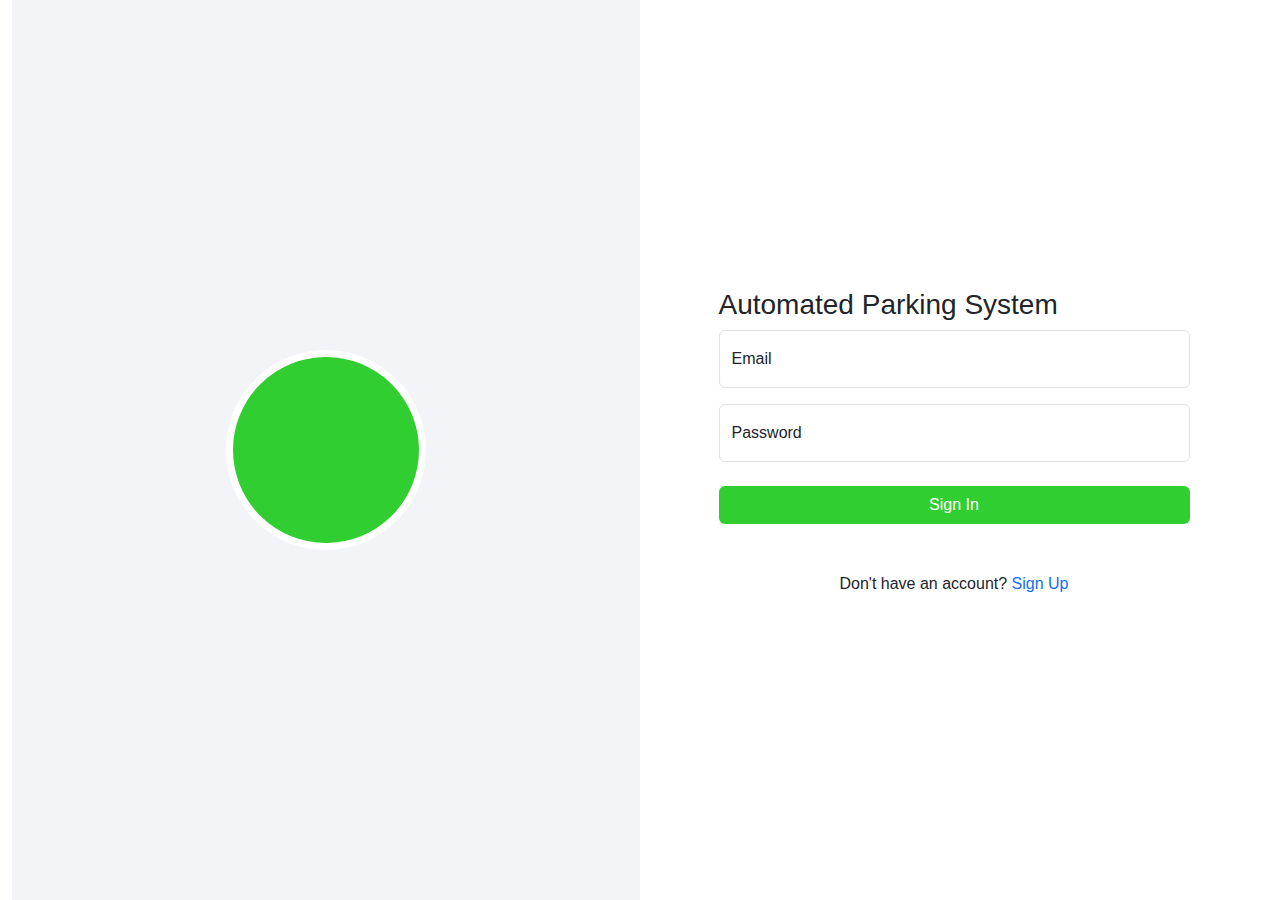
<file: index.html>
<!DOCTYPE html>
<html lang="en">
  <head>
    <meta charset="UTF-8" />
    <meta name="viewport" content="width=device-width, initial-scale=1.0" />
    <title>Login</title>
    <link rel="stylesheet" href="css/all.min.css" />
    <link rel="stylesheet" href="css/bootstrap.min.css" />
    <link rel="stylesheet" href="css/style.css" />
  </head>
  <body>
    <div class="container-fluid">
      <div class="row gx-0">
        <div class="col-lg-6 d-none d-lg-block">
          <div class="content">
            <span class="login-img"></span>
          </div>
        </div>
        <div class="col-12 col-lg-6">
          <div
            class="form-content d-flex justify-content-center align-items-center flex-column vh-100"
          >
            <div class="w-75">
              <h3 class="mb-2">Automated Parking System</h3>
            </div>
            <form class="w-75">
              <div class="form-floating">
                <input
                  class="mb-3 form-control"
                  type="email"
                  id="loginEmail"
                  placeholder="Enter Your Email"
                />
                <label class="mb-2" for="loginEmail">Email</label>
              </div>
              <div class="form-floating">
                <input
                  class="mb-4 form-control"
                  id="loginPassword"
                  type="password"
                  placeholder="Enter Your Password"
                />
                <label class="mb-2" for="loginPassword">Password</label>
              </div>
              <button
                type="button"
                class="signInBtn btn w-100"
                id="loginSubmit"
              >
                Sign In
              </button>
            </form>

            <p class="createAccount mt-5">
              Don't have an account?
              <span class="sign">
                <a href="signUp.html" class="text-decoration-none">Sign Up</a>
              </span>
            </p>
          </div>
        </div>
      </div>
    </div>

    <div id="overlay" class="d-none">
      <div
        id="model"
        class="model position-absolute top-50 start-50 translate-middle bg-white p-4 rounded-3 d-none"
      >
        <div
          class="header mb-4 d-flex justify-content-between align-items-center"
        >
          <div class="d-flex align-items-center">
            <span class="me-2"></span>
            <span class="me-2"></span>
            <span class="me-2"></span>
          </div>
          <div onclick="closeModel()" id="closebtn">x</div>
        </div>
        <div class="modelContentForValidation d-none" id="modelContentForValidation">
          <h5 class="mb-4">
            User Name or Password is not valid, Please follow the rules below :
          </h5>
          <p class="d-flex align-items-center">
            <i class="fa-regular fa-circle-right p-2 ps-0"></i> Email must be a
            valid one
          </p>
          <p class="d-flex align-items-center">
            <i class="fa-regular fa-circle-right p-2 ps-0"></i>Password must
            contain at least 6 characters
          </p>
        </div>

        <div class="modelCotentForSameName d-none" id="modelCotentForSameName">
          <h4 class="d-flex align-items-center mb-0 fs-6">
            <i class="fa-regular fa-circle-right p-2 ps-0"></i>The Email Does
            Not Exist or password Is Wrong
          </h4>
        </div>
      </div>
    </div>

    <script src="js/bootstrap.bundle.min.js"></script>
    <script src="js/main.js"></script>
  </body>
</html>
</file>
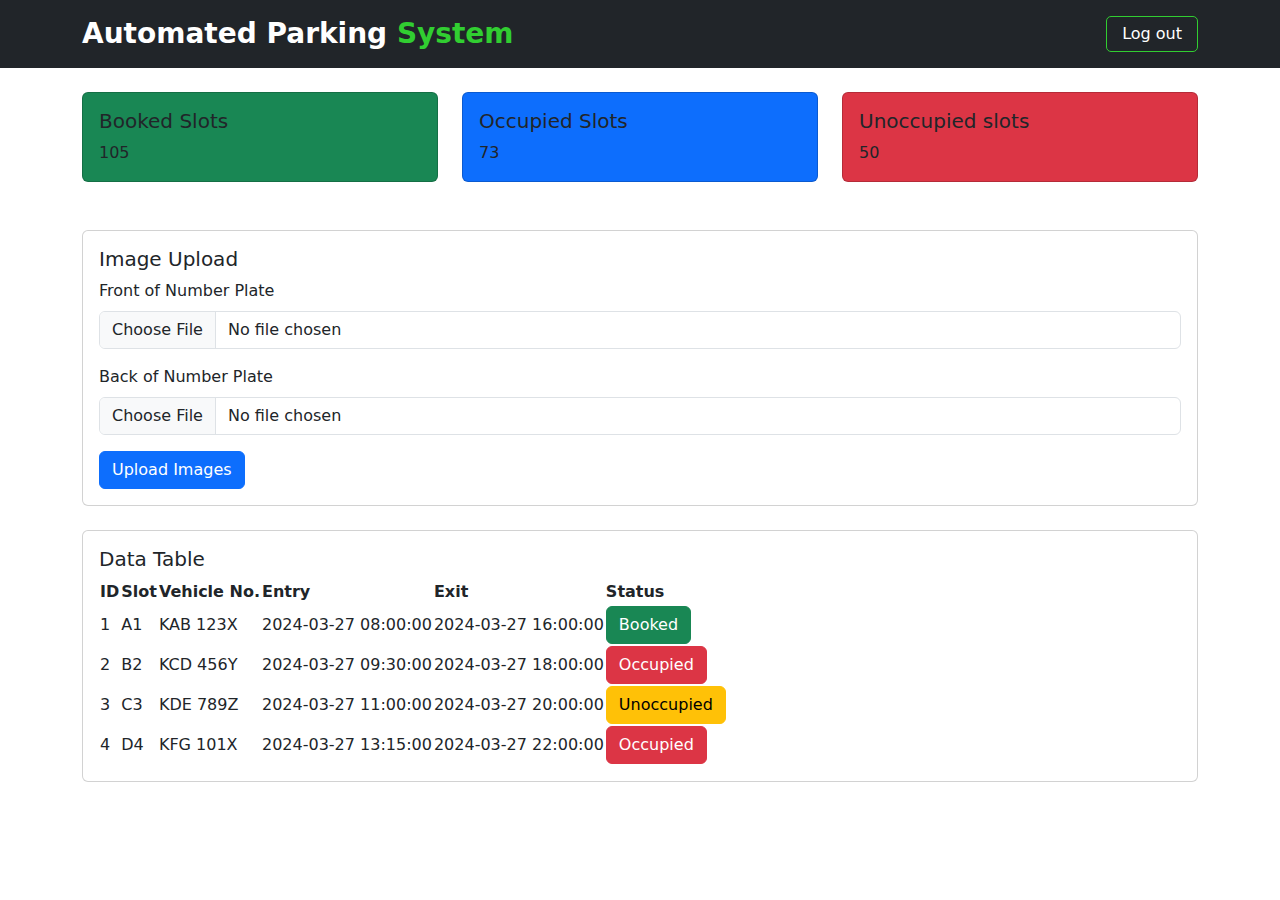
<file: home.html>
<!DOCTYPE html>
<html lang="en">
  <head>
    <meta charset="UTF-8" />
    <meta name="viewport" content="width=device-width, initial-scale=1.0" />
    <title>Home</title>
    <link rel="stylesheet" href="css/all.min.css" />
    <link rel="stylesheet" href="css/bootstrap.min.css" />
    <link rel="stylesheet" href="css/style.css" />
     <!-- Bootstrap CSS -->
  <link href="https://cdn.jsdelivr.net/npm/bootstrap@5.3.0/dist/css/bootstrap.min.css" rel="stylesheet">

  <!-- DataTables CSS -->
  <link rel="stylesheet" type="text/css" href="https://cdn.datatables.net/1.11.5/css/jquery.dataTables.css">
  </head>
  <body>
    <div class="header py-3 text-bg-dark">
      <div class="container">
        <div class="d-flex justify-content-between align-items-center">
          <h3 class="m-0 fw-bold">Automated Parking<span class="main-color"> System</span></h3>
          <button type="button" class="logoutBtn" id="logoutBtn">
            Log out
          </button>
        </div>
      </div>
    </div>
   
   
     <!-- Content -->
     <div class="container mt-4">
       <div class="row">
         <!-- First Row -->
         <div class="col-md-4 mb-4">
           <div class="card bg-success">
             <div class="card-body">
               <h5 class="card-title">Booked Slots</h5>
               <p class="card-text">105</p>
             </div>
           </div>
         </div>
         <div class="col-md-4 mb-4">
           <div class="card bg-primary">
             <div class="card-body">
               <h5 class="card-title">Occupied Slots</h5>
               <p class="card-text">73</p>
             </div>
           </div>
         </div>
         <div class="col-md-4 mb-4">
           <div class="card bg-danger">
             <div class="card-body">
               <h5 class="card-title">Unoccupied slots</h5>
               <p class="card-text">50</p>
             </div>
           </div>
         </div>
       </div>
   
       <!-- Image Upload Section -->
       <div class="row mt-4 mb-4">
         <div class="col-md-12">
           <div class="card">
             <div class="card-body">
               <h5 class="card-title">Image Upload</h5>
               <form id="imageUploadForm">
                 <div class="mb-3">
                   <label for="frontImageInput" class="form-label">Front of Number Plate</label>
                   <input class="form-control" type="file" id="frontImageInput" name="frontImage" accept="image/*">
                 </div>
                 <div id="frontImagePreview" class="mb-3"></div>
                 <div class="mb-3">
                   <label for="backImageInput" class="form-label">Back of Number Plate</label>
                   <input class="form-control" type="file" id="backImageInput" name="backImage" accept="image/*">
                 </div>
                 <div id="backImagePreview" class="mb-3"></div>
                 <button type="submit" class="btn btn-primary">Upload Images</button>
               </form>
             </div>
           </div>
         </div>
       </div>
   
       <!-- DataTable Section -->
       <div class="row">
         <div class="col-md-12">
           <div class="card">
             <div class="card-body">
               <h5 class="card-title">Data Table</h5>
               <table id="myDataTable" class="display">
                 <thead>
                   <tr>
                     <th>ID</th>
                     <th>Slot</th>
                     <th>Vehicle No.</th>
                     <th>Entry</th>
                     <th>Exit</th>
                     <th>Status</th>
                   </tr>
                 </thead>
                 <tbody>
                   <tr>
                     <td>1</td>
                     <td>A1</td>
                     <td>KAB 123X</td>
                     <td>2024-03-27 08:00:00</td>
                     <td>2024-03-27 16:00:00</td>
                     <td>
                       <button type="button" class="btn btn-success">Booked</button>
                     </td>
                   </tr>
                   <tr>
                     <td>2</td>
                     <td>B2</td>
                     <td>KCD 456Y</td>
                     <td>2024-03-27 09:30:00</td>
                     <td>2024-03-27 18:00:00</td>
                     <td>
                       <button type="button" class="btn btn-danger">Occupied</button>
                     </td>
                   </tr>
                   <tr>
                     <td>3</td>
                     <td>C3</td>
                     <td>KDE 789Z</td>
                     <td>2024-03-27 11:00:00</td>
                     <td>2024-03-27 20:00:00</td>
                     <td>
                       <button type="button" class="btn btn-warning">Unoccupied</button>
                     </td>
                   </tr>
                   <tr>
                     <td>4</td>
                     <td>D4</td>
                     <td>KFG 101X</td>
                     <td>2024-03-27 13:15:00</td>
                     <td>2024-03-27 22:00:00</td>
                     <td>
                       <button type="button" class="btn btn-danger">Occupied</button>
                     </td>
                   </tr>
                 </tbody>
               </table>
             </div>
           </div>
         </div>
       </div>
     </div>
   
     <!-- Bootstrap JS (Optional - if you need dropdowns, modals, etc.) -->
     <script src="https://cdn.jsdelivr.net/npm/bootstrap@5.3.0/dist/js/bootstrap.bundle.min.js"></script>
     <!-- jQuery (needed for Bootstrap's JavaScript plugins) -->
     <script src="https://ajax.googleapis.com/ajax/libs/jquery/3.6.0/jquery.min.js"></script>
   
     <!-- DataTables JS -->
     <script type="text/javascript" charset="utf8" src="https://cdn.datatables.net/1.11.5/js/jquery.dataTables.js"></script>
   
     <script>
       $(document).ready(function() {
         $('#myDataTable').DataTable();
       });
   
       // Function to display image preview
       function previewImage(input, targetId) {
         if (input.files && input.files[0]) {
           var reader = new FileReader();
   
           reader.onload = function (e) {
             $('#' + targetId).html('<img src="' + e.target.result + '" class="img-fluid" alt="Preview">');
           }
   
           reader.readAsDataURL(input.files[0]);
         }
       }
   
       // When a file is selected, call the preview function
       $("#frontImageInput").change(function () {
         previewImage(this, 'frontImagePreview');
       });
   
       $("#backImageInput").change(function () {
         previewImage(this, 'backImagePreview');
       });
   
       // Upload images to server
       $('#imageUploadForm').submit(function (e) {
         e.preventDefault();
         var formData = new FormData(this);
   
         $.ajax({
           url: 'your-backend-endpoint', // Replace with your actual endpoint
           type: 'POST',
           data: formData,
           success: function (response) {
             console.log('Images uploaded successfully:', response);
             // Handle success response
           },
           error: function (error) {
             console.error('Error uploading images:', error);
             // Handle error
           },
           cache: false,
           contentType: false,
           processData: false
         });
       });
     </script>

    <script src="js/bootstrap.bundle.min.js"></script>
    <script src="js/main.js"></script>
  </body>
</html>
</file>
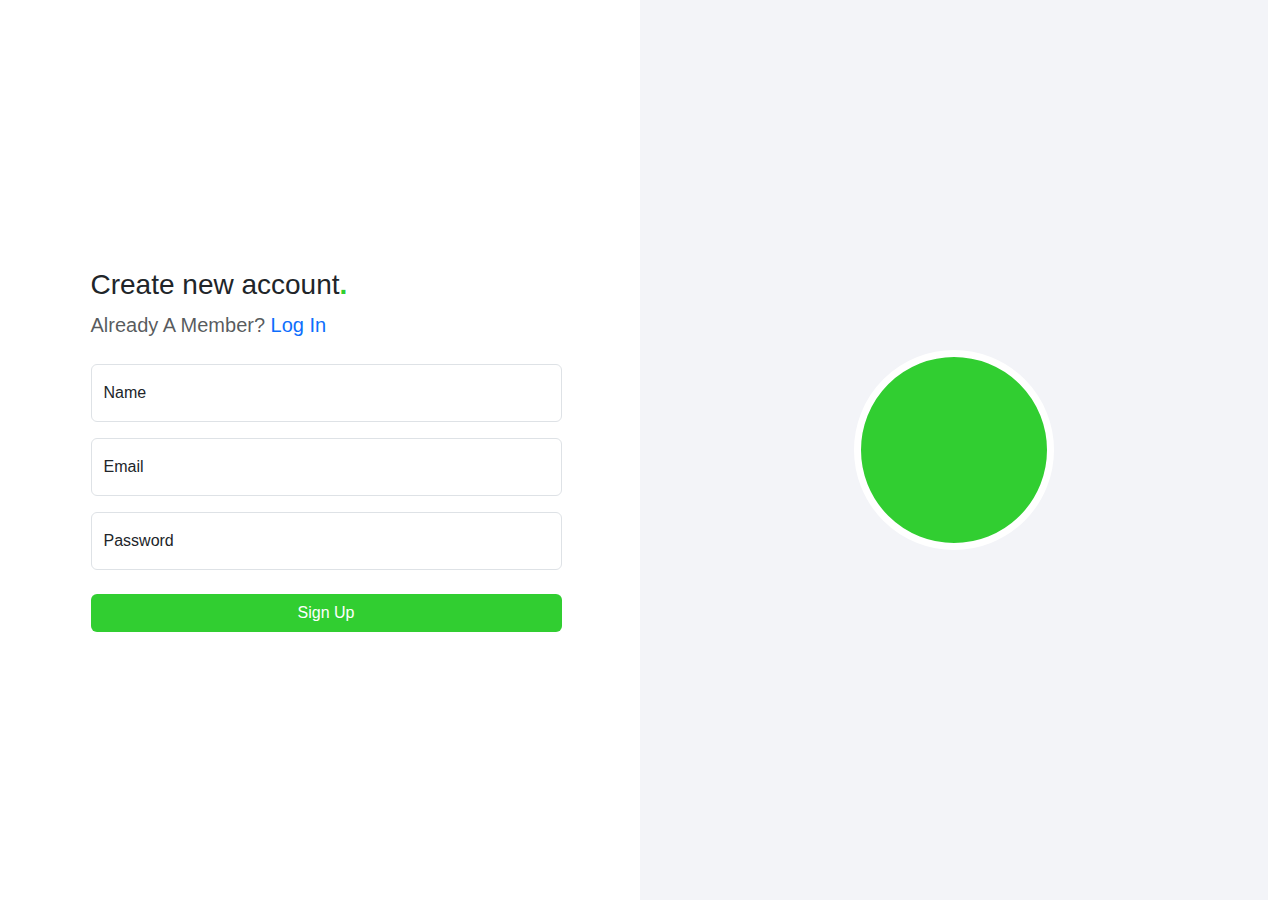
<file: signUp.html>
<!DOCTYPE html>
<html lang="en">
  <head>
    <meta charset="UTF-8" />
    <meta name="viewport" content="width=device-width, initial-scale=1.0" />
    <title>Sign Up</title>
    <link rel="stylesheet" href="css/all.min.css" />
    <link rel="stylesheet" href="css/bootstrap.min.css" />
    <link rel="stylesheet" href="css/style.css" />
  </head>
  <body>
    <div class="container-fluid">
      <div class="row gx-0">
        <div class="col-12 col-lg-6">
          <div
            class="form-content d-flex justify-content-center align-items-center flex-column vh-100"
          >
            <div class="w-75">
              <h3 class="mb-2">
                Create new account<span class="main-color fw-bold">.</span>
              </h3>
              <p class="text-muted mb-4 fs-5">
                Already A Member?
                <span class="sign"
                  ><a href="index.html" class="text-decoration-none"
                    >Log In</a
                  ></span
                >
              </p>
            </div>
            <form class="w-75">
              <div class="form-floating">
                <input
                  class="signUpName mb-3 form-control"
                  type="text"
                  placeholder="Enter Your Name"
                  id="userName"
                />
                <label class="mb-2" for="userName">Name</label>
              </div>
              <div class="form-floating">
                <input
                  class="signUpEmail mb-3 form-control"
                  type="email"
                  id="userEmail"
                  placeholder="Enter Your Email"
                />
                <label class="mb-2" for="userEmail">Email</label>
              </div>

              <div class="form-floating">
                <input
                  class="signUpPassword mb-4 form-control"
                  id="userPassword"
                  type="password"
                  placeholder="Enter Your Password"
                />
                <label class="mb-2" for="userPassword">Password</label>
              </div>
              <button type="button" class="signInBtn btn w-100" id="signUpSubmit">
                Sign Up
              </button>
            </form>
          </div>
        </div>
        <div class="d-none d-lg-block col-lg-6">
          <div class="content">
            <span class="login-img"></span>
          </div>
        </div>
      </div>
    </div>

    <div id="overlay" class="d-none">
      <div
        id="model"
        class="model position-absolute top-50 start-50 translate-middle bg-white p-4 rounded-3 d-none"
      >
        <div
          class="header mb-4 d-flex justify-content-between align-items-center"
        >
          <div class="d-flex align-items-center">
            <span class="me-2"></span>
            <span class="me-2"></span>
            <span class="me-2"></span>
          </div>
          <div onclick="closeModel()" id="closebtn">x</div>
        </div>
        <div class="modelContentForValidation d-none" id="modelContentForValidation">
          <h5 class="mb-4">
            User Name or Email or Password is not valid, Please follow the rules below :
          </h5>
          <p class="d-flex align-items-center">
            <i class="fa-regular fa-circle-right p-2 ps-0"></i> User name must
            contain at least 3 characters
          </p>
          <p class="d-flex align-items-center">
            <i class="fa-regular fa-circle-right p-2 ps-0"></i> Email must be
            a valid one
          </p>
          <p class="d-flex align-items-center">
            <i class="fa-regular fa-circle-right p-2 ps-0"></i> Password must
            contain at least 6 characters
          </p>
        </div>

        <div class="modelCotentForSameName d-none" id="modelCotentForSameName">
          <h4 class="d-flex align-items-center mb-0 fs-5">
            <i class="fa-regular fa-circle-right p-2 ps-0"></i>The Email Is
            Already Exist
          </h4>
        </div>
      </div>
    </div>

    <script src="js/bootstrap.bundle.min.js"></script>
    <script src="js/main.js"></script>
  </body>
</html>
</file>
<file: css/style.css>
body {
  font-family: Arial, Helvetica, sans-serif;
}

.main-color {
  color: #31ce31;
}

/* Index Page */
.container-fluid .content {
  display: flex;
  justify-content: center;
  align-items: center;
  height: 100vh;
  background-color: #f3f4f8;
  position: relative;
}

.container-fluid .content .login-img {
  width: 200px;
  height: 200px;
  border-radius: 50%;
  background-color: #31ce31;
  border: 7px solid #fff;
}

.container-fluid .signInBtn {
  background-color: #31ce31;
  color: #fff;
}
.container-fluid .signInBtn:hover {
  background-color: #31ce31;
  color: #fff;
}

.container-fluid .sign {
  color: #31ce31;
  cursor: pointer;
}
.container-fluid .sign:hover {
  color: #31ce31;
}
/* Index Page */

/* Home Page */
.header .logoutBtn {
  background: transparent;
  border: 1px solid #31ce31;
  color: #fff;
  padding: 5px 15px;
  border-radius: 5px;
  transition: 0.3s;
}
.header .logoutBtn:hover {
  background-color: #31ce31;
}
.home {
  height: calc(100vh - 73.6px);
}
.home h2 {
  font-size: 4rem;
}
/* Home Page */

/* Start Model  */
.model {
  box-shadow: 0 0 0 10000px #00000091;
  width: 500px;
  font-weight: 300;
  font-family: "PT Sans Caption", sans-serif;
  margin: auto;
}

@media (max-width: 767px) {
  .model {
    width: 380px;
  }
}
@media (min-width: 768px) and (max-width: 991px) {
  .model {
    width: 450px;
  }
}

.model .header span {
  display: inline-block;
  width: 20px;
  height: 20px;
  border-radius: 50%;
  background-color: red;
}

.model .header span:nth-child(1) {
  background-color: #f15f5d;
}
.model .header span:nth-child(2) {
  background-color: #febe2e;
}
.model .header span:nth-child(3) {
  background-color: #4db748;
}

.model .modelContentForValidation p {
  margin-bottom: 5px;
}

.model .modelContentForValidation p i {
  color: #f15f5d;
  font-size: 18px;
}

.model .modelCotentForSameName h4 i {
  color: #f15f5d;
  font-size: 22px;
}

#closebtn {
  cursor: pointer;
  transition: 0.2s;

  width: 30px;
  height: 30px;
  background: #613db7;
  display: flex;
  color: #fff;
  align-items: center;
  justify-content: center;
  border-radius: 50%;
  font-size: 17px !important;
}
#closebtn:hover {
  color: #ccc;
}

/* model overlay  */
#overlay {
  position: fixed;
  width: 100%;
  height: 100%;
  background: #00000047;
  top: 0;
  left: 0;
  z-index: 10;
}

/* End Model  */
</file>
